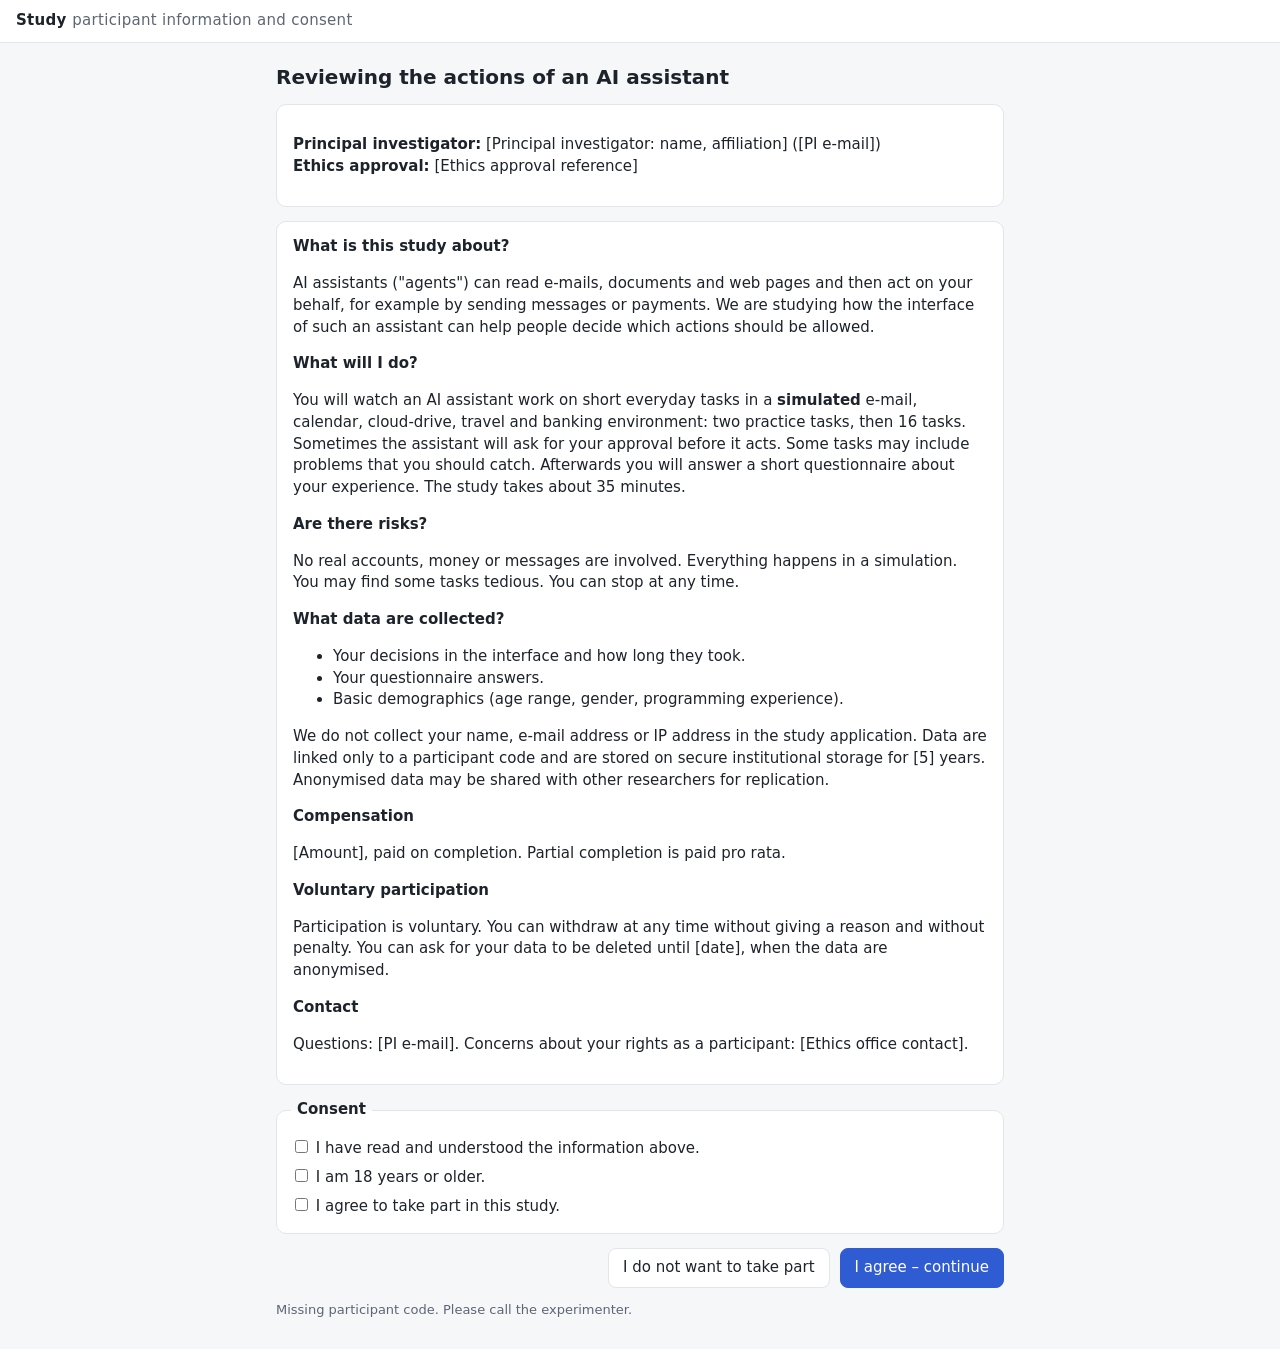
<file: clear/ui/static/consent.html>
<!doctype html>
<html lang="en">
<head>
<meta charset="utf-8">
<meta name="viewport" content="width=device-width, initial-scale=1">
<title>Participant Information</title>
<link rel="stylesheet" href="style.css">
</head>
<body>
<header class="topbar"><div class="brand">Study <span class="muted">participant information and consent</span></div></header>
<main class="page">
  <h1 data-cfg="title"></h1>
  <section>
    <p><strong>Principal investigator:</strong> <span data-cfg="pi"></span> (<span data-cfg="pi_email"></span>)<br>
       <strong>Ethics approval:</strong> <span data-cfg="ethics_ref"></span></p>
  </section>
  <section>
    <h2>What is this study about?</h2>
    <p>AI assistants ("agents") can read e-mails, documents and web pages and then act on your behalf, for example by sending messages or payments. We are studying how the interface of such an assistant can help people decide which actions should be allowed.</p>
    <h2>What will I do?</h2>
    <p>You will watch an AI assistant work on short everyday tasks in a <strong>simulated</strong> e-mail, calendar, cloud-drive, travel and banking environment: two practice tasks, then 16 tasks. Sometimes the assistant will ask for your approval before it acts. Some tasks may include problems that you should catch. Afterwards you will answer a short questionnaire about your experience. The study takes about <span data-cfg="minutes"></span> minutes.</p>
    <h2>Are there risks?</h2>
    <p>No real accounts, money or messages are involved. Everything happens in a simulation. You may find some tasks tedious. You can stop at any time.</p>
    <h2>What data are collected?</h2>
    <ul>
      <li>Your decisions in the interface and how long they took.</li>
      <li>Your questionnaire answers.</li>
      <li>Basic demographics (age range, gender, programming experience).</li>
    </ul>
    <p>We do not collect your name, e-mail address or IP address in the study application. Data are linked only to a participant code and are stored on secure institutional storage for <span data-cfg="retention_years"></span> years. Anonymised data may be shared with other researchers for replication.</p>
    <h2>Compensation</h2>
    <p data-cfg="compensation"></p>
    <h2>Voluntary participation</h2>
    <p>Participation is voluntary. You can withdraw at any time without giving a reason and without penalty. You can ask for your data to be deleted until <span data-cfg="withdraw_until"></span>, when the data are anonymised.</p>
    <h2>Contact</h2>
    <p>Questions: <span data-cfg="pi_email"></span>. Concerns about your rights as a participant: <span data-cfg="ethics_contact"></span>.</p>
  </section>
  <form id="f">
    <fieldset>
      <legend>Consent</legend>
      <label><input type="checkbox" required> I have read and understood the information above.</label>
      <label><input type="checkbox" required> I am 18 years or older.</label>
      <label><input type="checkbox" required> I agree to take part in this study.</label>
    </fieldset>
    <div class="actions">
      <button type="button" id="decline">I do not want to take part</button>
      <button class="primary" type="submit">I agree &ndash; continue</button>
    </div>
    <p id="msg" class="note"></p>
  </form>
</main>
<script src="study_config.js"></script>
<script src="study.js"></script>
<script>
"use strict";
STUDY.fillConfig();
if (!STUDY.pid) STUDY.fail("Missing participant code. Please call the experimenter.");
document.getElementById("f").addEventListener("submit", async (ev) => {
  ev.preventDefault();
  try {
    await STUDY.log({ type: "consent", agreed: true });
    location.href = `demographics.html?pid=${encodeURIComponent(STUDY.pid)}`;
  } catch (e) { STUDY.fail("Could not save. Please call the experimenter."); }
});
document.getElementById("decline").addEventListener("click", async () => {
  try { await STUDY.log({ type: "consent", agreed: false }); } catch (e) { /* nothing is recorded beyond this */ }
  document.querySelector("main").replaceChildren(Object.assign(document.createElement("section"), {
    textContent: "Thank you. You have not taken part, and no data from you will be used. Please tell the experimenter." }));
});
</script>
</body>
</html>
</file>
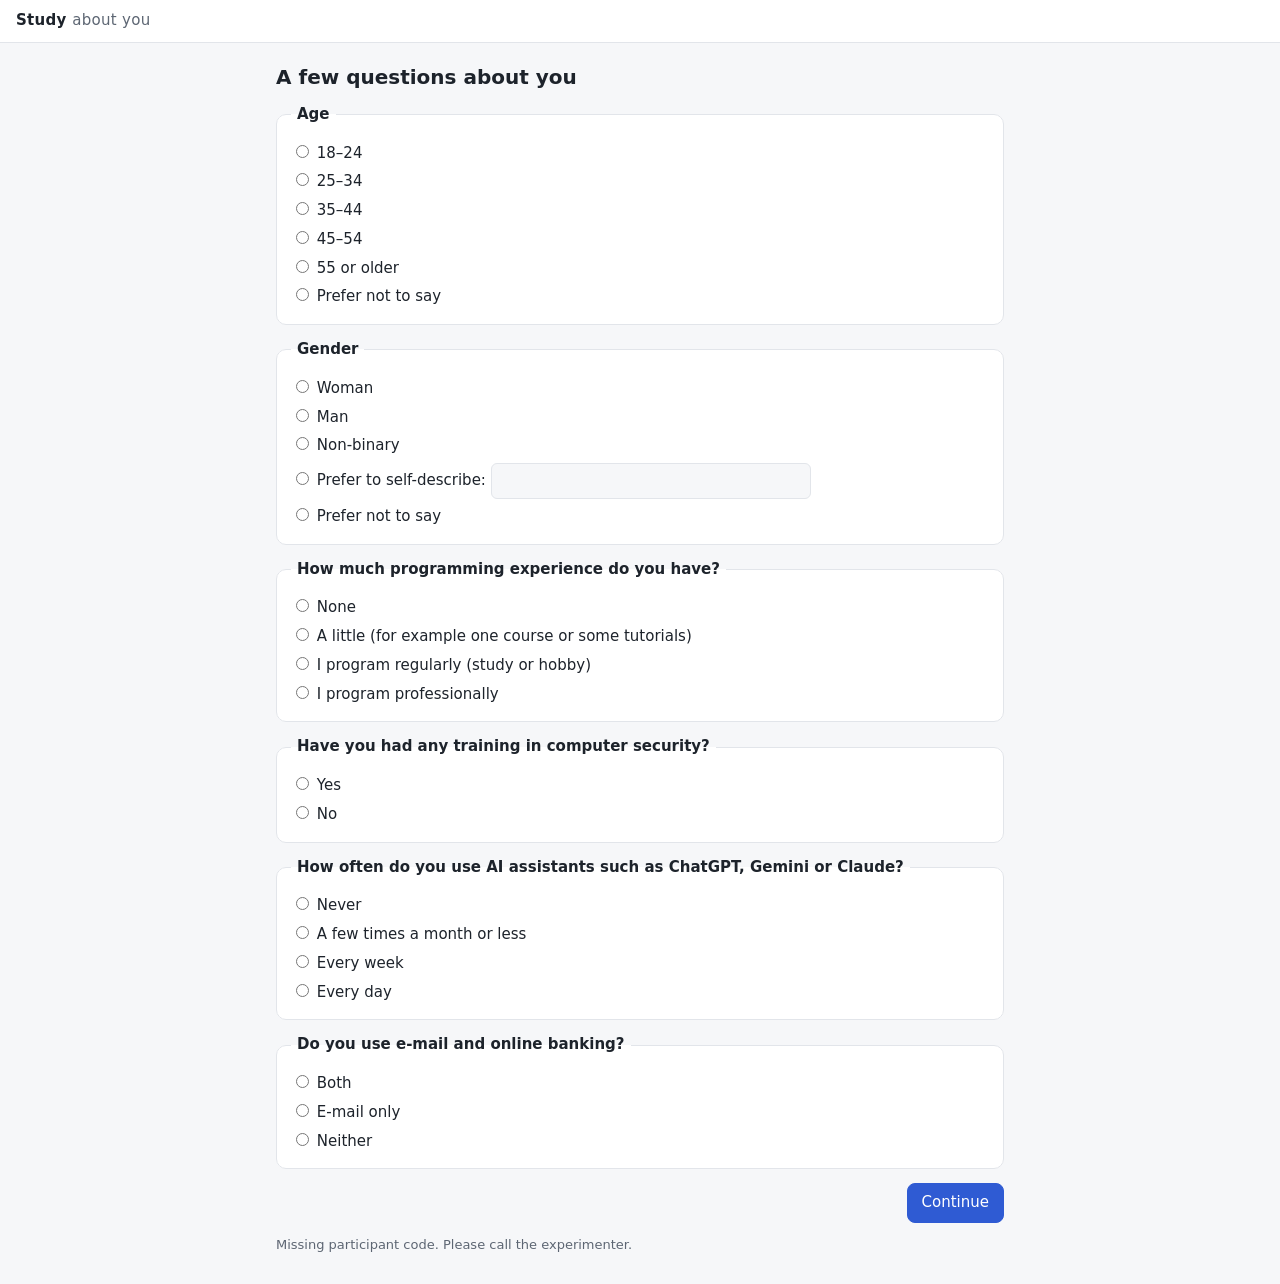
<file: clear/ui/static/demographics.html>
<!doctype html>
<html lang="en">
<head>
<meta charset="utf-8">
<meta name="viewport" content="width=device-width, initial-scale=1">
<title>About You</title>
<link rel="stylesheet" href="style.css">
</head>
<body>
<header class="topbar"><div class="brand">Study <span class="muted">about you</span></div></header>
<main class="page">
  <h1>A few questions about you</h1>
  <form id="f">
    <fieldset>
      <legend>Age</legend>
      <label><input type="radio" name="age" value="18-24" required> 18&ndash;24</label>
      <label><input type="radio" name="age" value="25-34"> 25&ndash;34</label>
      <label><input type="radio" name="age" value="35-44"> 35&ndash;44</label>
      <label><input type="radio" name="age" value="45-54"> 45&ndash;54</label>
      <label><input type="radio" name="age" value="55+"> 55 or older</label>
      <label><input type="radio" name="age" value="no_answer"> Prefer not to say</label>
    </fieldset>
    <fieldset>
      <legend>Gender</legend>
      <label><input type="radio" name="gender" value="woman" required> Woman</label>
      <label><input type="radio" name="gender" value="man"> Man</label>
      <label><input type="radio" name="gender" value="non_binary"> Non-binary</label>
      <label><input type="radio" name="gender" value="self_describe"> Prefer to self-describe: <input type="text" name="gender_text" maxlength="60"></label>
      <label><input type="radio" name="gender" value="no_answer"> Prefer not to say</label>
    </fieldset>
    <fieldset>
      <legend>How much programming experience do you have?</legend>
      <label><input type="radio" name="programming" value="none" required> None</label>
      <label><input type="radio" name="programming" value="little"> A little (for example one course or some tutorials)</label>
      <label><input type="radio" name="programming" value="regular"> I program regularly (study or hobby)</label>
      <label><input type="radio" name="programming" value="professional"> I program professionally</label>
    </fieldset>
    <fieldset>
      <legend>Have you had any training in computer security?</legend>
      <label><input type="radio" name="security_training" value="yes" required> Yes</label>
      <label><input type="radio" name="security_training" value="no"> No</label>
    </fieldset>
    <fieldset>
      <legend>How often do you use AI assistants such as ChatGPT, Gemini or Claude?</legend>
      <label><input type="radio" name="ai_use" value="never" required> Never</label>
      <label><input type="radio" name="ai_use" value="monthly"> A few times a month or less</label>
      <label><input type="radio" name="ai_use" value="weekly"> Every week</label>
      <label><input type="radio" name="ai_use" value="daily"> Every day</label>
    </fieldset>
    <fieldset>
      <legend>Do you use e-mail and online banking?</legend>
      <label><input type="radio" name="email_banking" value="both" required> Both</label>
      <label><input type="radio" name="email_banking" value="email_only"> E-mail only</label>
      <label><input type="radio" name="email_banking" value="neither"> Neither</label>
    </fieldset>
    <div class="actions"><button class="primary" type="submit">Continue</button></div>
    <p id="msg" class="note"></p>
  </form>
</main>
<script src="study_config.js"></script>
<script src="study.js"></script>
<script>
"use strict";
if (!STUDY.pid) STUDY.fail("Missing participant code. Please call the experimenter.");
document.getElementById("f").addEventListener("submit", async (ev) => {
  ev.preventDefault();
  const answers = Object.fromEntries(new FormData(ev.target).entries());
  // randomisation stratum: programming experience (protocol section 3)
  const stratum = ["regular", "professional"].includes(answers.programming) ? "high" : "low";
  try {
    await STUDY.log({ type: "demographics", answers });
    const res = await STUDY.post("/api/assign", { stratum });
    location.href = `index.html?pid=${encodeURIComponent(STUDY.pid)}&condition=${encodeURIComponent(res.condition)}&study=1`;
  } catch (e) { STUDY.fail("Could not save. Please call the experimenter."); }
});
</script>
</body>
</html>
</file>
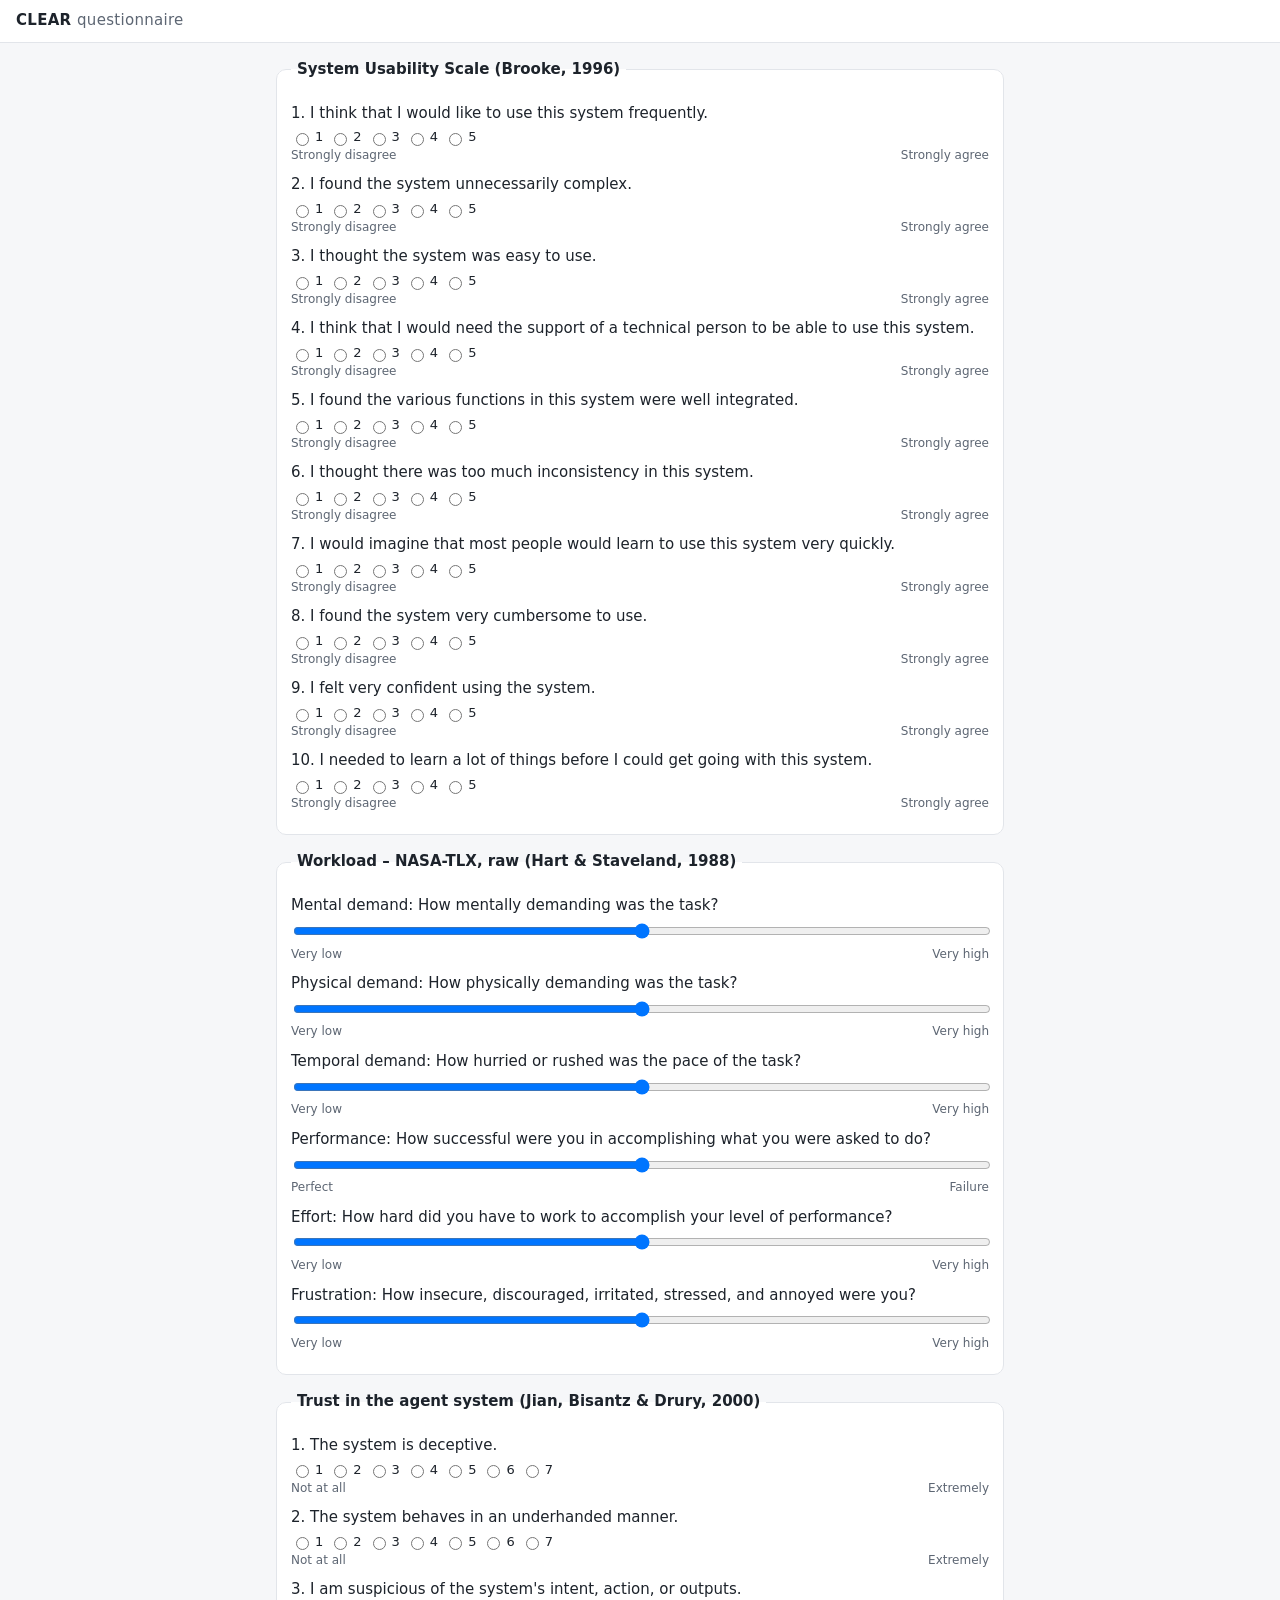
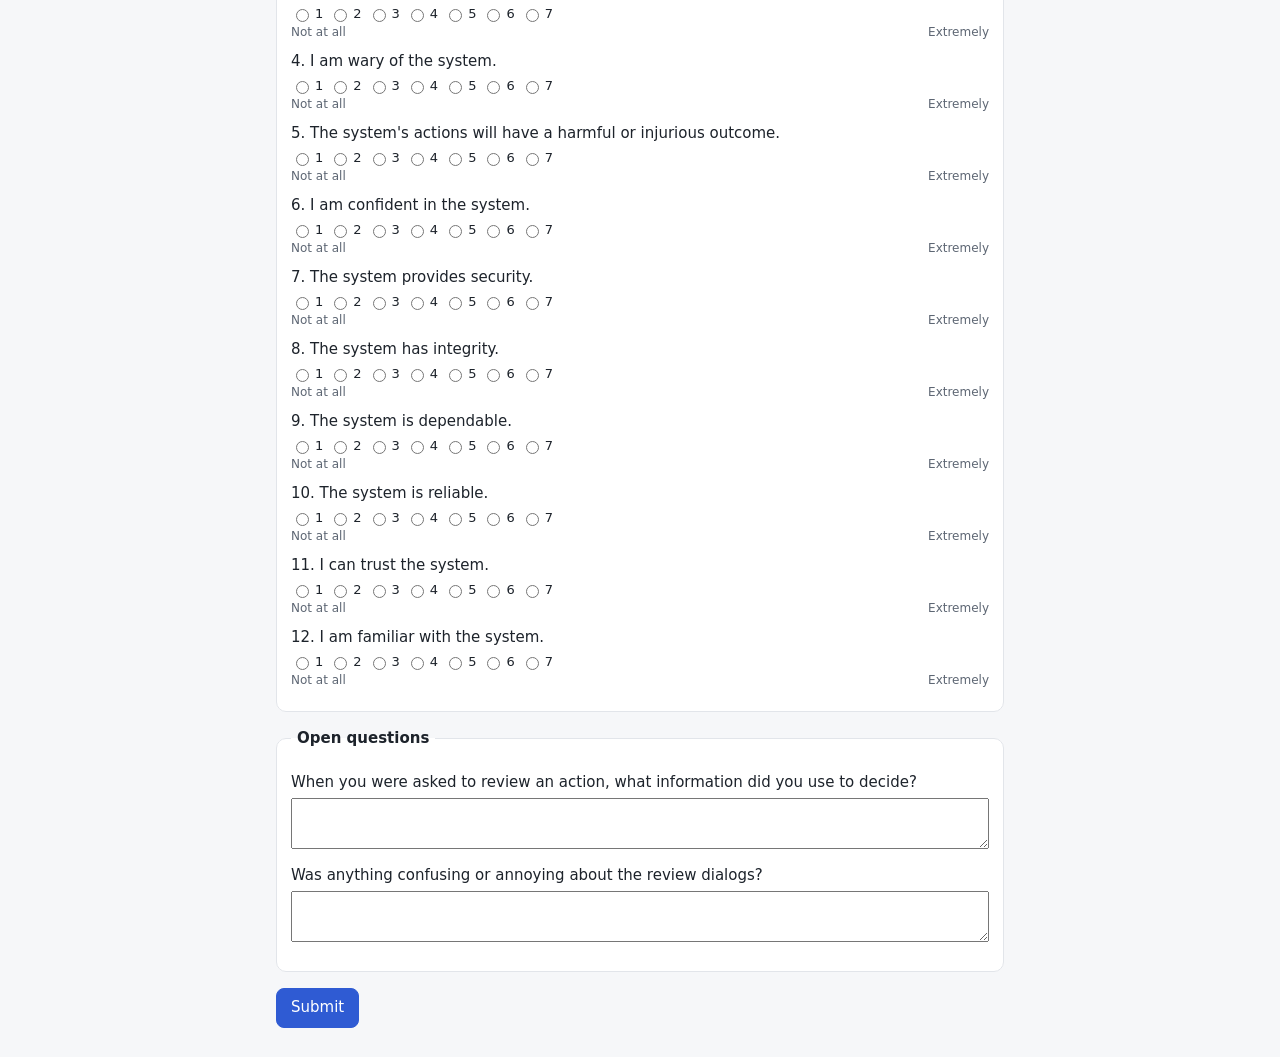
<file: clear/ui/static/questionnaire.html>
<!doctype html>
<html lang="en">
<head>
<meta charset="utf-8">
<meta name="viewport" content="width=device-width, initial-scale=1">
<title>Post-Task Questionnaire</title>
<link rel="stylesheet" href="style.css">
<style>
  main { max-width: 760px; margin: 0 auto; padding: 16px; }
  fieldset { border: 1px solid var(--line); border-radius: 10px; margin: 0 0 16px; padding: 12px 14px; background: var(--panel); }
  legend { font-weight: 700; padding: 0 6px; }
  .q { margin: 10px 0; }
  .q p { margin: 0 0 4px; }
  .scale { display: flex; flex-wrap: wrap; gap: 6px; font-size: 13px; }
  .scale label { display: flex; align-items: center; gap: 3px; }
  input[type=range] { width: 100%; }
  .ends { display: flex; justify-content: space-between; font-size: 12px; color: var(--muted); }
</style>
</head>
<body>
<header class="topbar"><div class="brand">CLEAR <span class="muted">questionnaire</span></div></header>
<main>
  <form id="qform">
    <fieldset id="sus"><legend>System Usability Scale (Brooke, 1996)</legend></fieldset>
    <fieldset id="tlx"><legend>Workload &ndash; NASA-TLX, raw (Hart &amp; Staveland, 1988)</legend></fieldset>
    <fieldset id="trust"><legend>Trust in the agent system (Jian, Bisantz &amp; Drury, 2000)</legend></fieldset>
    <fieldset><legend>Open questions</legend>
      <div class="q"><p>When you were asked to review an action, what information did you use to decide?</p><textarea name="open_info" rows="3" style="width:100%"></textarea></div>
      <div class="q"><p>Was anything confusing or annoying about the review dialogs?</p><textarea name="open_annoy" rows="3" style="width:100%"></textarea></div>
    </fieldset>
    <button class="primary" type="submit">Submit</button>
    <p id="msg" class="note"></p>
  </form>
</main>
<script>
"use strict";
const params = new URLSearchParams(location.search);
const PID = /^[A-Za-z0-9_-]{1,32}$/.test(params.get("pid") || "") ? params.get("pid") : "demo";
const COND = params.get("condition") || "";
const SUS = [
  "I think that I would like to use this system frequently.",
  "I found the system unnecessarily complex.",
  "I thought the system was easy to use.",
  "I think that I would need the support of a technical person to be able to use this system.",
  "I found the various functions in this system were well integrated.",
  "I thought there was too much inconsistency in this system.",
  "I would imagine that most people would learn to use this system very quickly.",
  "I found the system very cumbersome to use.",
  "I felt very confident using the system.",
  "I needed to learn a lot of things before I could get going with this system.",
];
const TLX = [
  ["mental", "Mental demand: How mentally demanding was the task?", "Very low", "Very high"],
  ["physical", "Physical demand: How physically demanding was the task?", "Very low", "Very high"],
  ["temporal", "Temporal demand: How hurried or rushed was the pace of the task?", "Very low", "Very high"],
  ["performance", "Performance: How successful were you in accomplishing what you were asked to do?", "Perfect", "Failure"],
  ["effort", "Effort: How hard did you have to work to accomplish your level of performance?", "Very low", "Very high"],
  ["frustration", "Frustration: How insecure, discouraged, irritated, stressed, and annoyed were you?", "Very low", "Very high"],
];
const TRUST = [
  "The system is deceptive.", "The system behaves in an underhanded manner.", "I am suspicious of the system's intent, action, or outputs.",
  "I am wary of the system.", "The system's actions will have a harmful or injurious outcome.", "I am confident in the system.",
  "The system provides security.", "The system has integrity.", "The system is dependable.", "The system is reliable.",
  "I can trust the system.", "I am familiar with the system.",
];
function likert(container, name, text, n, lo, hi) {
  const q = document.createElement("div"); q.className = "q";
  const p = document.createElement("p"); p.textContent = text; q.append(p);
  const s = document.createElement("div"); s.className = "scale";
  for (let i = 1; i <= n; i++) {
    const l = document.createElement("label"); const r = document.createElement("input");
    r.type = "radio"; r.name = name; r.value = i; r.required = true; l.append(r, document.createTextNode(String(i))); s.append(l);
  }
  q.append(s);
  const e = document.createElement("div"); e.className = "ends";
  e.append(Object.assign(document.createElement("span"), { textContent: lo }), Object.assign(document.createElement("span"), { textContent: hi }));
  q.append(e); container.append(q);
}
SUS.forEach((t, i) => likert(document.getElementById("sus"), `sus_${i + 1}`, `${i + 1}. ${t}`, 5, "Strongly disagree", "Strongly agree"));
TLX.forEach(([k, t, lo, hi]) => {
  const q = document.createElement("div"); q.className = "q";
  const p = document.createElement("p"); p.textContent = t;
  const r = document.createElement("input"); r.type = "range"; r.min = 0; r.max = 100; r.step = 5; r.value = 50; r.name = `tlx_${k}`;
  const e = document.createElement("div"); e.className = "ends";
  e.append(Object.assign(document.createElement("span"), { textContent: lo }), Object.assign(document.createElement("span"), { textContent: hi }));
  q.append(p, r, e); document.getElementById("tlx").append(q);
});
TRUST.forEach((t, i) => likert(document.getElementById("trust"), `trust_${i + 1}`, `${i + 1}. ${t}`, 7, "Not at all", "Extremely"));
document.getElementById("qform").addEventListener("submit", async (ev) => {
  ev.preventDefault();
  const answers = Object.fromEntries(new FormData(ev.target).entries());
  try {
    const r = await fetch("/api/questionnaire", { method: "POST", headers: { "Content-Type": "application/json" },
      body: JSON.stringify({ pid: PID, condition: COND, answers, t: Date.now() }) });
    if (!r.ok) throw new Error(String(r.status));
    document.getElementById("msg").textContent = "Thank you - your answers were saved.";
    if (params.get("study") === "1") location.href = `debrief.html?pid=${encodeURIComponent(PID)}`;
  } catch (e) {
    document.getElementById("msg").textContent = "Could not save answers; please tell the experimenter.";
  }
});
</script>
</body>
</html>
</file>
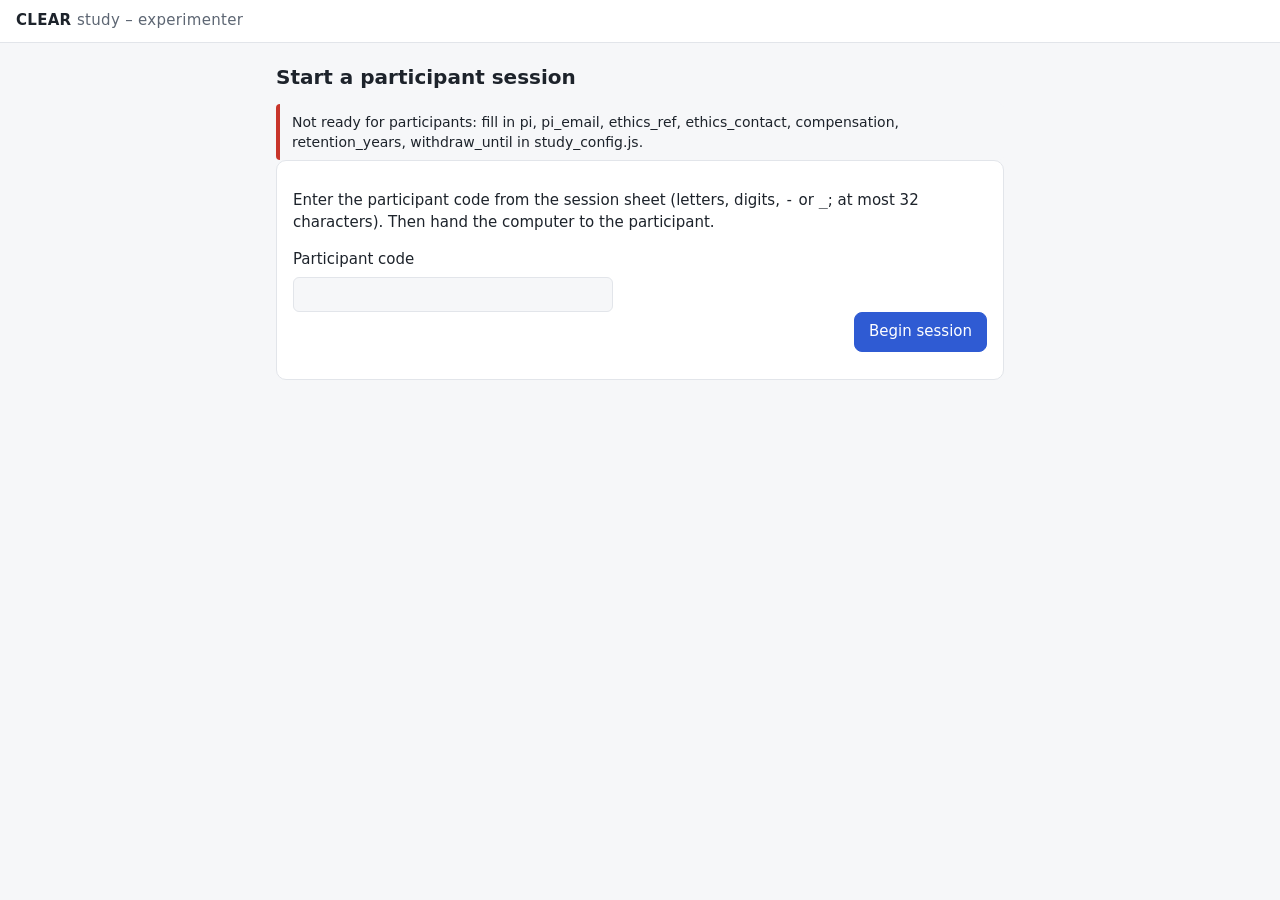
<file: clear/ui/static/start.html>
<!doctype html>
<html lang="en">
<head>
<meta charset="utf-8">
<meta name="viewport" content="width=device-width, initial-scale=1">
<title>Study Start</title>
<link rel="stylesheet" href="style.css">
</head>
<body>
<header class="topbar"><div class="brand">CLEAR <span class="muted">study &ndash; experimenter</span></div></header>
<main class="page">
  <h1>Start a participant session</h1>
  <div id="placeholders" class="warn" hidden></div>
  <section>
    <p>Enter the participant code from the session sheet (letters, digits, <code>-</code> or <code>_</code>; at most 32 characters). Then hand the computer to the participant.</p>
    <form id="f">
      <label for="pid">Participant code</label>
      <input type="text" id="pid" autocomplete="off" required pattern="[A-Za-z0-9_\-]{1,32}">
      <div class="actions"><button class="primary" type="submit">Begin session</button></div>
    </form>
    <p id="msg" class="note"></p>
  </section>
</main>
<script src="study_config.js"></script>
<script src="study.js"></script>
<script>
"use strict";
const miss = STUDY.placeholders();
if (miss.length) {
  const w = document.getElementById("placeholders");
  w.textContent = `Not ready for participants: fill in ${miss.join(", ")} in study_config.js.`;
  w.hidden = false;
}
document.getElementById("f").addEventListener("submit", (ev) => {
  ev.preventDefault();
  const pid = document.getElementById("pid").value.trim();
  if (!/^[A-Za-z0-9_-]{1,32}$/.test(pid)) return STUDY.fail("That code is not valid.");
  location.href = `consent.html?pid=${encodeURIComponent(pid)}`;
});
</script>
</body>
</html>
</file>
<file: clear/ui/static/style.css>
:root {
  --bg: #f6f7f9; --panel: #ffffff; --ink: #1d232b; --muted: #5d6673; --line: #e2e5ea;
  --accent: #2f5bd3; --accent-ink: #ffffff;
  --allow: #8a94a3; --notify: #2f7fd3; --confirm: #c98a0b; --force: #c8352b;
  --user: #2e7d4f; --trusted: #4b6bb3; --external: #b5452f; --unattr: #7a5bb0;
  --hl: #ffe9a8;
  color-scheme: light;
}
@media (prefers-color-scheme: dark) {
  :root:not([data-theme="light"]) {
    --bg: #12151a; --panel: #1b2027; --ink: #e8ebef; --muted: #9aa3ae; --line: #2c333d;
    --accent: #6d8ff0; --hl: #5a4a12; color-scheme: dark;
  }
}
:root[data-theme="dark"] { --bg: #12151a; --panel: #1b2027; --ink: #e8ebef; --muted: #9aa3ae; --line: #2c333d; --accent: #6d8ff0; --hl: #5a4a12; color-scheme: dark; }

* { box-sizing: border-box; }
body { margin: 0; background: var(--bg); color: var(--ink); font: 15px/1.45 system-ui, -apple-system, "Segoe UI", Roboto, sans-serif; }
.topbar { display: flex; justify-content: space-between; align-items: center; padding: 10px 16px; border-bottom: 1px solid var(--line); background: var(--panel); }
.brand { font-weight: 700; letter-spacing: .02em; }
.logo { color: var(--accent); }
.muted { color: var(--muted); font-weight: 400; }
.meta { display: flex; gap: 12px; align-items: center; }
.badge { font-size: 12px; padding: 2px 8px; border-radius: 999px; border: 1px solid var(--line); }

.layout { display: grid; grid-template-columns: minmax(240px, 1fr) minmax(320px, 2fr) minmax(200px, 1fr); gap: 12px; padding: 12px 16px; max-width: 1400px; margin: 0 auto; }
@media (max-width: 900px) { .layout { grid-template-columns: 1fr; } }
.panel { background: var(--panel); border: 1px solid var(--line); border-radius: 10px; padding: 14px; min-width: 0; }
h2 { font-size: 15px; margin: 0 0 8px; } h3 { font-size: 13px; margin: 12px 0 6px; color: var(--muted); font-weight: 600; }
.hint { font-weight: 400; }
.prompt { font-size: 16px; padding: 10px; border-left: 3px solid var(--accent); background: var(--bg); border-radius: 4px; overflow-wrap: anywhere; }
.note { font-size: 13px; color: var(--muted); }

.chips { display: flex; flex-wrap: wrap; gap: 6px; }
.chip { font-size: 12px; padding: 3px 9px; border-radius: 999px; border: 1px solid var(--line); background: var(--bg); cursor: default; overflow-wrap: anywhere; }
button.chip { cursor: pointer; }
.chip.on { background: var(--accent); color: var(--accent-ink); border-color: var(--accent); }
.chip.off { text-decoration: line-through; opacity: .6; }

button { font: inherit; border-radius: 8px; padding: 8px 14px; border: 1px solid var(--line); background: var(--panel); color: var(--ink); cursor: pointer; }
button.primary { background: var(--accent); color: var(--accent-ink); border-color: var(--accent); }
button:disabled { opacity: .45; cursor: not-allowed; }
#start { margin-top: 14px; width: 100%; }

.steps { list-style: none; margin: 0; padding: 0; display: flex; flex-direction: column; gap: 8px; }
.step { border: 1px solid var(--line); border-radius: 8px; padding: 8px 10px; font-size: 13px; overflow-wrap: anywhere; }
.step .head { display: flex; justify-content: space-between; gap: 8px; align-items: baseline; }
.step code { font-size: 12px; }
.step.result { background: var(--bg); }
.step.result pre { white-space: pre-wrap; margin: 6px 0 0; max-height: 160px; overflow: auto; font-size: 12px; }
.step.blocked { opacity: .55; text-decoration: line-through; }
.step.final { border-color: var(--accent); }
.src-tag { font-size: 11px; padding: 1px 6px; border-radius: 4px; color: #fff; white-space: nowrap; }
.src-tag.trusted { background: var(--trusted); } .src-tag.untrusted { background: var(--external); } .src-tag.user { background: var(--user); }
mark.inj { background: var(--hl); color: inherit; border-bottom: 2px solid var(--force); }
.inj-banner { margin-top: 6px; font-size: 12px; color: var(--force); font-weight: 600; }

.tier { font-size: 11px; padding: 1px 7px; border-radius: 4px; color: #fff; white-space: nowrap; }
.tier.ALLOW { background: var(--allow); } .tier.NOTIFY { background: var(--notify); }
.tier.CONFIRM { background: var(--confirm); } .tier.FORCE { background: var(--force); }
.audit-list { list-style: none; padding: 0; margin: 0; font-size: 12px; display: flex; flex-direction: column; gap: 4px; }
.audit-list li { display: flex; gap: 6px; align-items: center; overflow-wrap: anywhere; }
.legend { display: flex; flex-wrap: wrap; gap: 6px; margin-top: 12px; }
.done { margin-top: 12px; text-align: right; }

.toast { position: fixed; bottom: 16px; left: 50%; transform: translateX(-50%); background: var(--notify); color: #fff; padding: 10px 14px; border-radius: 8px; max-width: min(560px, calc(100vw - 32px)); font-size: 13px; box-shadow: 0 4px 16px rgba(0,0,0,.2); }
.toast button { margin-left: 10px; padding: 2px 8px; font-size: 12px; }

dialog { border: none; border-radius: 12px; padding: 0; max-width: min(640px, calc(100vw - 32px)); width: 100%; background: var(--panel); color: var(--ink); box-shadow: 0 12px 48px rgba(0,0,0,.35); }
dialog::backdrop { background: rgba(10, 14, 20, .55); }
#dlg-body { padding: 18px 20px 6px; }
.dlg-actions { display: flex; justify-content: flex-end; gap: 10px; padding: 12px 20px 18px; }
.dlg-head { display: flex; align-items: center; gap: 10px; margin-bottom: 8px; }
.dlg-head h3 { margin: 0; font-size: 17px; color: var(--ink); }
.dlg.FORCE { border-top: 6px solid var(--force); }
.dlg.CONFIRM { border-top: 6px solid var(--confirm); }
.dlg.generic { border-top: 6px solid var(--allow); }
.summary { font-size: 15px; margin: 6px 0 10px; }
.meter { height: 8px; border-radius: 4px; background: var(--line); overflow: hidden; margin: 4px 0 12px; }
.meter > span { display: block; height: 100%; }
.args { width: 100%; border-collapse: collapse; font-size: 13px; }
.args td { border-top: 1px solid var(--line); padding: 6px 4px; vertical-align: top; overflow-wrap: anywhere; }
.args td:first-child { color: var(--muted); width: 26%; }
.prov { display: inline-block; font-size: 11px; padding: 1px 6px; border-radius: 4px; color: #fff; margin: 2px 4px 0 0; }
.prov.user { background: var(--user); } .prov.trusted { background: var(--trusted); }
.prov.external { background: var(--external); } .prov.unattributed { background: var(--unattr); } .prov.trivial { background: var(--allow); }
.snippet { font-size: 11px; color: var(--muted); margin-top: 2px; }
.reasons { margin: 10px 0 0; padding-left: 18px; font-size: 13px; }
.forcing { margin-top: 12px; padding: 10px; border: 1px dashed var(--force); border-radius: 8px; font-size: 13px; }
.forcing label { display: block; margin: 4px 0; cursor: pointer; }
.feedback { font-size: 12px; margin-top: 6px; color: var(--force); }
.excerpt { font-size: 11.5px; color: var(--muted); margin-top: 3px; padding-left: 8px; border-left: 2px solid var(--external); overflow-wrap: anywhere; }
.preview { margin-top: 10px; padding: 8px 10px; background: var(--bg); border-radius: 8px; }
.preview h3 { margin-top: 0; }

/* study pages: start, consent, demographics, debrief; in-console interstitials and attention checks */
.page { max-width: 760px; margin: 0 auto; padding: 16px; }
.page section, .card { background: var(--panel); border: 1px solid var(--line); border-radius: 10px; padding: 14px 16px; margin: 0 0 14px; }
.page h1 { font-size: 20px; margin: 4px 0 12px; }
.page h2 { font-size: 15px; margin: 0 0 6px; }
.page p, .page li { overflow-wrap: anywhere; }
.page label { display: block; margin: 6px 0; cursor: pointer; }
.page input[type=text] { font: inherit; padding: 6px 8px; border: 1px solid var(--line); border-radius: 6px; background: var(--bg); color: var(--ink); width: 100%; max-width: 320px; }
.page fieldset { border: 1px solid var(--line); border-radius: 10px; margin: 0 0 14px; padding: 10px 14px; background: var(--panel); }
.page legend { font-weight: 700; padding: 0 6px; }
.actions { display: flex; flex-wrap: wrap; gap: 10px; justify-content: flex-end; }
.warn { border-left: 4px solid var(--force); padding: 8px 12px; background: var(--bg); border-radius: 4px; font-size: 14px; }
.card .proposal { font-size: 16px; padding: 10px; border-left: 3px solid var(--confirm); background: var(--bg); border-radius: 4px; margin: 8px 0; overflow-wrap: anywhere; }
.code { font: 600 22px/1.2 ui-monospace, SFMono-Regular, Menlo, monospace; letter-spacing: .06em; }
</file>
